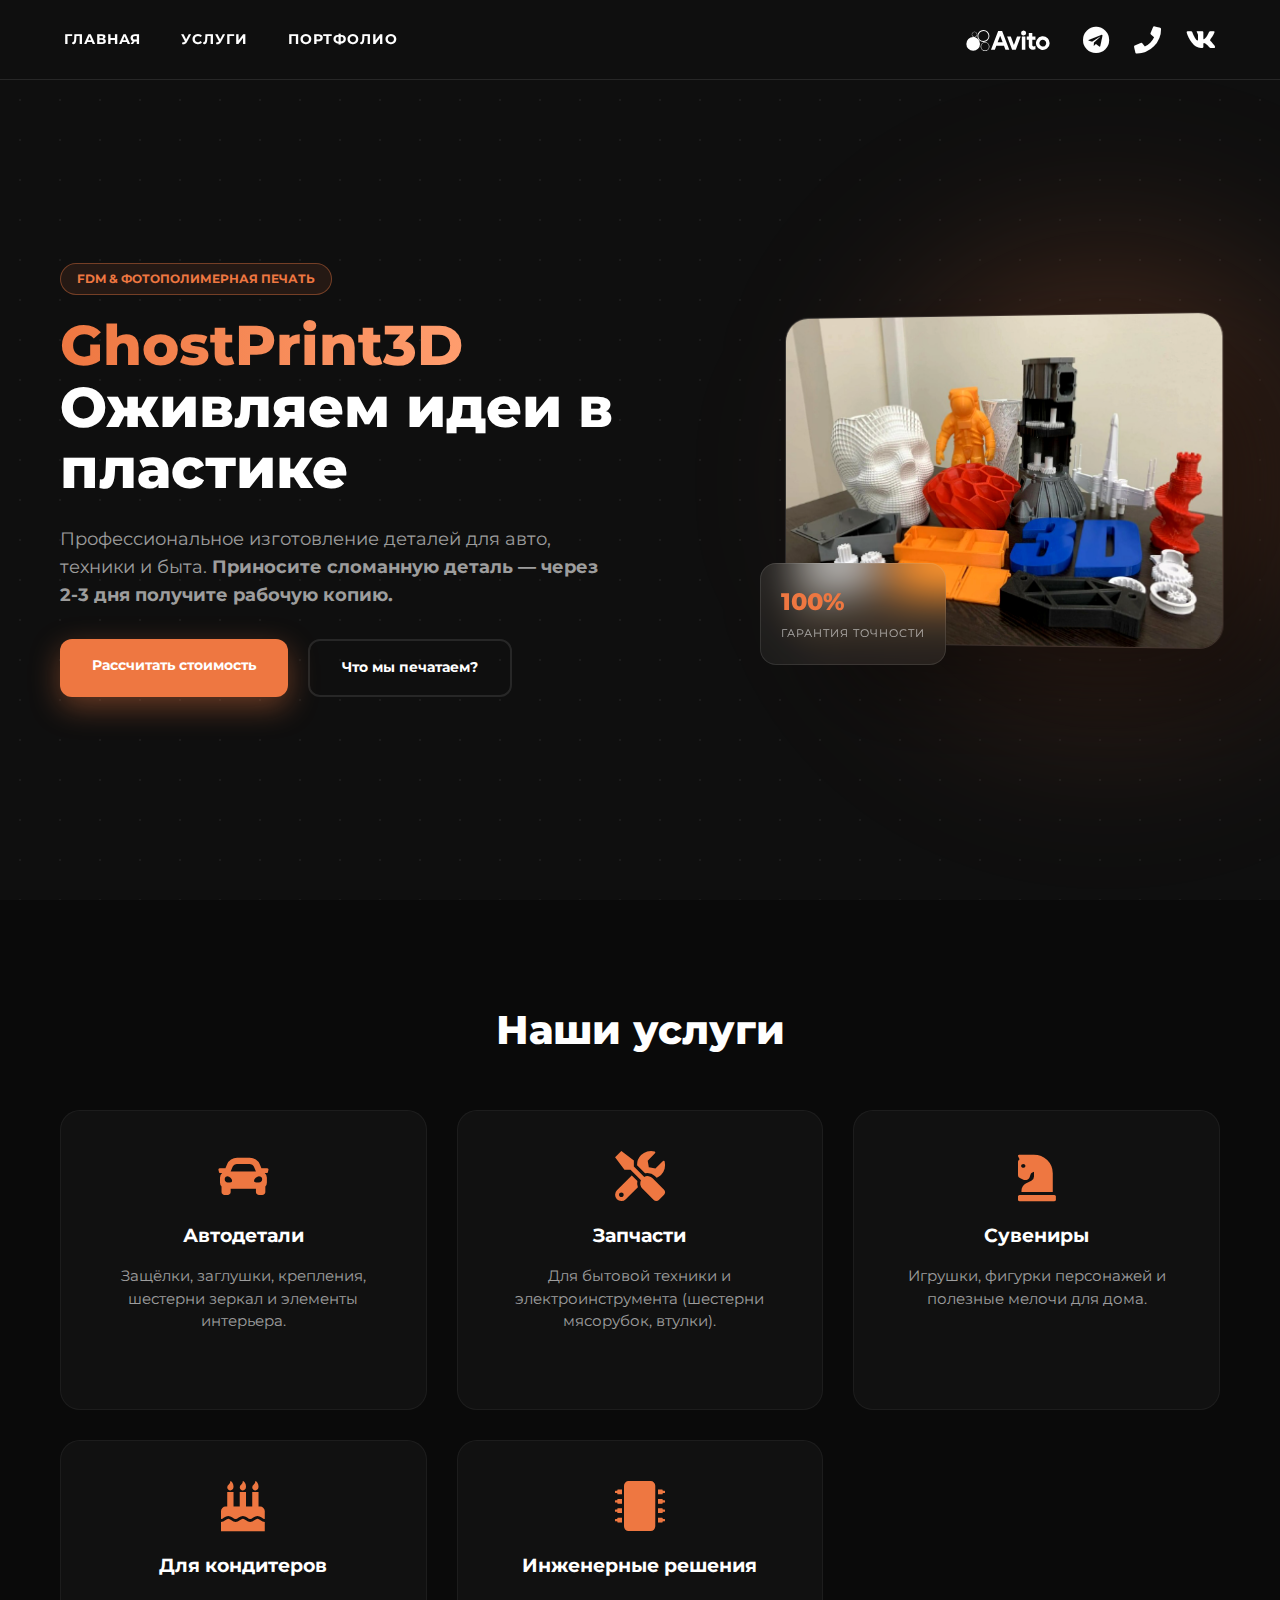
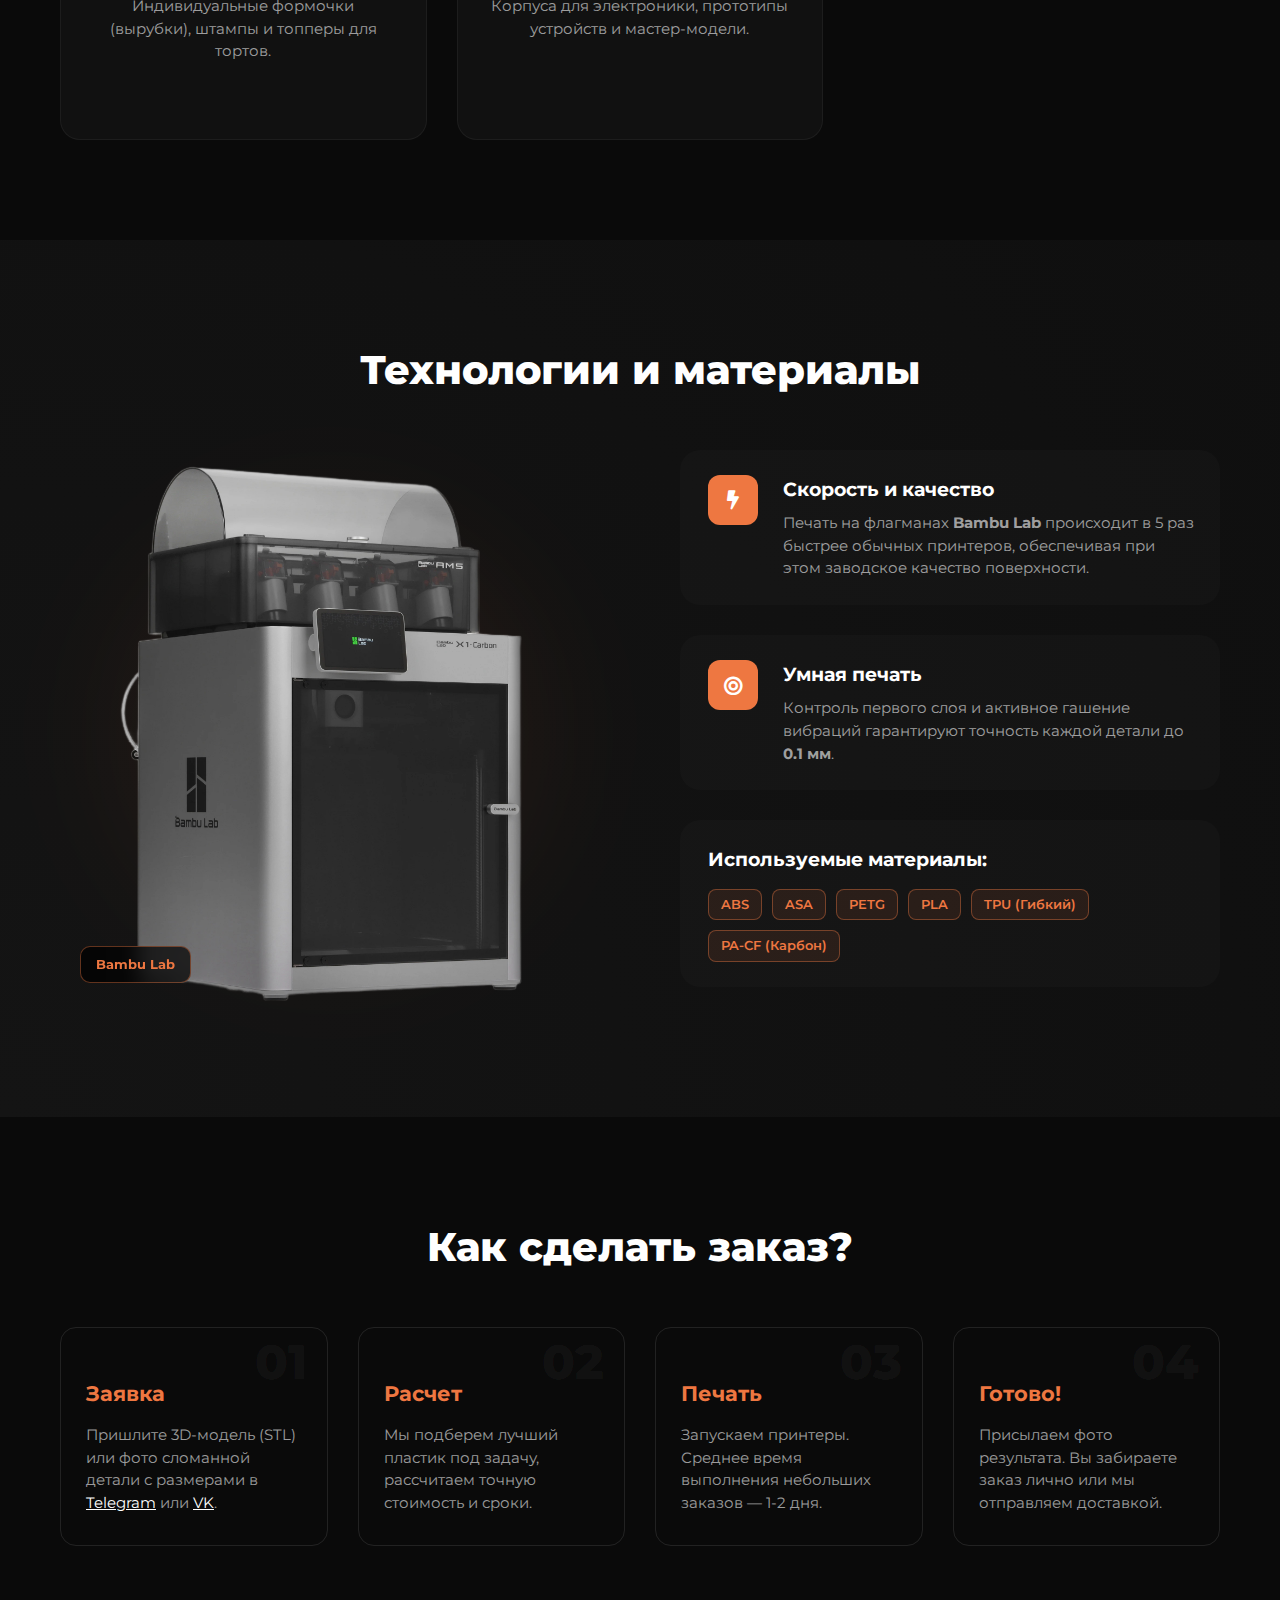
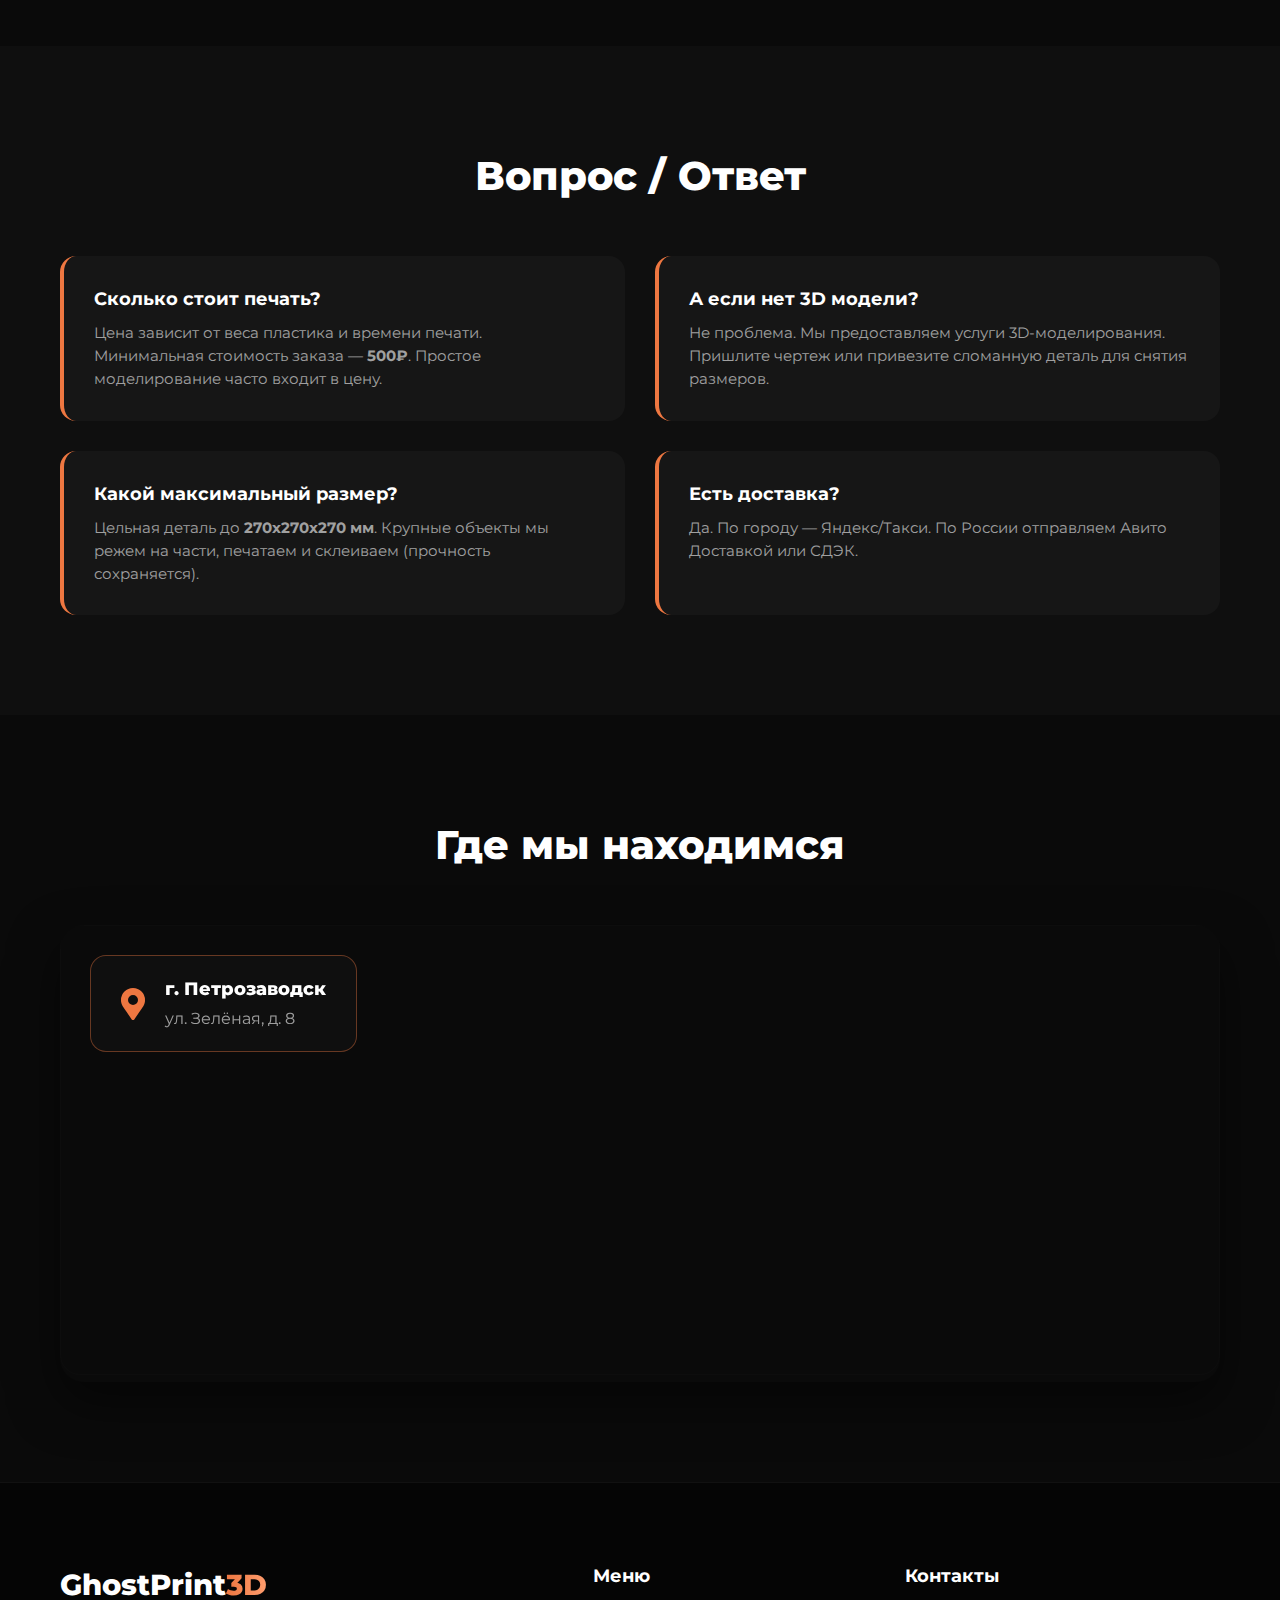
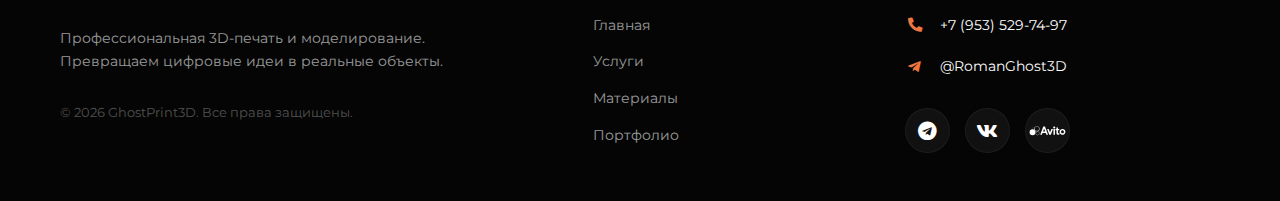
<file: index.html>
<!DOCTYPE html>
<html lang="ru">

<head>
    <meta charset="UTF-8">
    <meta name="viewport" content="width=device-width, initial-scale=1.0">
    <meta name="description"
        content="Услуги 3D печати GhostPrint3D. Изготовление деталей, шестеренок, сувениров. Печать на Bambu Lab.">

    <link rel="stylesheet" href="index.css">

    <link rel="stylesheet" href="https://cdnjs.cloudflare.com/ajax/libs/font-awesome/5.15.3/css/all.min.css">
    <link rel="preconnect" href="https://fonts.googleapis.com">
    <link rel="preconnect" href="https://fonts.gstatic.com" crossorigin>
    <link href="https://fonts.googleapis.com/css2?family=Montserrat:ital,wght@0,100..900;1,100..900&display=swap"
        rel="stylesheet">

    <title>GhostPrint3D | Услуги 3D-Печати</title>
</head>

<body>

    <header class="header">
        <nav class="nav-links">
            <a href="#hero">Главная</a>
            <a href="#services">Услуги</a>
            <a href="portfolio.html">Портфолио</a>
        </nav>

        <div class="social-links">
            <a class="social1"
                href="https://www.avito.ru/petrozavodsk/predlozheniya_uslug/3d_pechat_na_fdm_printere_3226947108"
                target="_blank" title="Мы на Авито">
                <span class="cbi--avito"></span>
            </a>
            <a class="social2" href="https://t.me/RomanGhost3D" target="_blank" title="Telegram">
                <i class="fab fa-telegram"></i>
            </a>
            <a class="social3" href="tel:+79535297497" title="Позвонить">
                <i class="fa fa-phone"></i>
            </a>
            <a class="social4" href="https://vk.com/ghostprint3d" target="_blank" title="ВКонтакте">
                <i class="fab fa-vk"></i>
            </a>
        </div>
    </header>

    <main>
        <section class="hero" id="hero">
            <div class="hero-grid"></div>
            <div class="hero-glow"></div>

            <div class="hero-container">
                <div class="hero-content">
                    <div class="hero-badge">FDM & Фотополимерная печать</div>

                    <h1 class="hero-title">
                        <span class="accent-text">GhostPrint3D</span> <br>
                        Оживляем идеи в пластике
                    </h1>

                    <p class="hero-subtitle">
                        Профессиональное изготовление деталей для авто, техники и быта.
                        <strong>Приносите сломанную деталь — через 2-3 дня получите рабочую копию.</strong>
                    </p>

                    <div class="hero-actions">
                        <a href="https://vk.com/ghostprint3d" class="btn btn-primary">Рассчитать стоимость</a>
                        <a href="#services" class="btn btn-outline">Что мы печатаем?</a>
                    </div>
                </div>

                <div class="hero-visual">
                    <div class="image-card">
                        <img src="img1.jpg" alt="3D Printing Process" class="hero-img">
                    </div>
                    <div class="floating-stats">
                        <span class="stats-num">100%</span>
                        <span class="stats-text">Гарантия точности</span>
                    </div>
                </div>
            </div>
        </section>

        <section class="services" id="services">
            <div class="container">
                <h2 class="section-title">Наши услуги</h2>
                <div class="services-grid">
                    <div class="service-card">
                        <i class="fas fa-car"></i>
                        <h3>Автодетали</h3>
                        <p>Защёлки, заглушки, крепления, шестерни зеркал и элементы интерьера.</p>
                    </div>
                    <div class="service-card">
                        <i class="fas fa-tools"></i>
                        <h3>Запчасти</h3>
                        <p>Для бытовой техники и электроинструмента (шестерни мясорубок, втулки).</p>
                    </div>
                    <div class="service-card">
                        <i class="fas fa-chess-knight"></i>
                        <h3>Сувениры</h3>
                        <p>Игрушки, фигурки персонажей и полезные мелочи для дома.</p>
                    </div>
                    <div class="service-card">
                        <i class="fas fa-birthday-cake"></i>
                        <h3>Для кондитеров</h3>
                        <p>Индивидуальные формочки (вырубки), штампы и топперы для тортов.</p>
                    </div>
                    <div class="service-card highlight">
                        <i class="fas fa-microchip"></i>
                        <h3>Инженерные решения</h3>
                        <p>Корпуса для электроники, прототипы устройств и мастер-модели.</p>
                    </div>
                </div>
            </div>
        </section>

        <section class="advantages" id="advantages">
            <div class="container">
                <h2 class="section-title">Технологии и материалы</h2>

                <div class="advantages-wrapper">
                    <div class="printer-visual">
                        <div class="printer-card">
                            <img src="9pl8tgx3ghsbpha680cuhrp4qyqv3xtb.png" alt="Bambu Lab" class="printer-img">
                            <div class="printer-badge">Bambu Lab</div>
                        </div>
                        <div class="glow-sphere"></div>
                    </div>

                    <div class="advantages-content">
                        <div class="adv-item">
                            <div class="adv-icon-box"><i class="fas fa-bolt"></i></div>
                            <div class="adv-text">
                                <h3>Скорость и качество</h3>
                                <p>Печать на флагманах <strong>Bambu Lab</strong> происходит в 5 раз быстрее обычных
                                    принтеров, обеспечивая при этом заводское качество поверхности.</p>
                            </div>
                        </div>

                        <div class="adv-item">
                            <div class="adv-icon-box"><i class="fas fa-bullseye"></i></div>
                            <div class="adv-text">
                                <h3>Умная печать</h3>
                                <p>Контроль первого слоя и активное гашение вибраций гарантируют точность каждой детали
                                    до <strong>0.1 мм</strong>.</p>
                            </div>
                        </div>

                        <div class="adv-item">
                            <div class="adv-text materials-block">
                                <h3>Используемые материалы:</h3>
                                <div class="tags">
                                    <span>ABS</span> <span>ASA</span> <span>PETG</span>
                                    <span>PLA</span> <span>TPU (Гибкий)</span> <span>PA-CF (Карбон)</span>
                                </div>
                            </div>
                        </div>
                    </div>
                </div>
            </div>
        </section>

        <section class="how-it-works">
            <div class="container">
                <h2 class="section-title">Как сделать заказ?</h2>
                <div class="steps-grid">
                    <div class="step-card">
                        <div class="step-number">01</div>
                        <h3>Заявка</h3>
                        <p>Пришлите 3D-модель (STL) или фото сломанной детали с размерами в <a
                                href="https://t.me/RomanGhost3D">Telegram</a> или <a
                                href="https://vk.com/ghostprint3d">VK</a>.</p>
                    </div>
                    <div class="step-card">
                        <div class="step-number">02</div>
                        <h3>Расчет</h3>
                        <p>Мы подберем лучший пластик под задачу, рассчитаем точную стоимость и сроки.</p>
                    </div>
                    <div class="step-card">
                        <div class="step-number">03</div>
                        <h3>Печать</h3>
                        <p>Запускаем принтеры. Среднее время выполнения небольших заказов — 1-2 дня.</p>
                    </div>
                    <div class="step-card">
                        <div class="step-number">04</div>
                        <h3>Готово!</h3>
                        <p>Присылаем фото результата. Вы забираете заказ лично или мы отправляем доставкой.</p>
                    </div>
                </div>
            </div>
        </section>

        <section class="faq">
            <div class="container">
                <h2 class="section-title">Вопрос / Ответ</h2>
                <div class="faq-grid">
                    <div class="faq-item">
                        <h3>Сколько стоит печать?</h3>
                        <p>Цена зависит от веса пластика и времени печати. Минимальная стоимость заказа —
                            <strong>500₽</strong>. Простое моделирование часто входит в цену.
                        </p>
                    </div>
                    <div class="faq-item">
                        <h3>А если нет 3D модели?</h3>
                        <p>Не проблема. Мы предоставляем услуги 3D-моделирования. Пришлите чертеж или привезите
                            сломанную деталь для снятия размеров.</p>
                    </div>
                    <div class="faq-item">
                        <h3>Какой максимальный размер?</h3>
                        <p>Цельная деталь до <strong>270х270х270 мм</strong>. Крупные объекты мы режем на части,
                            печатаем и склеиваем (прочность сохраняется).</p>
                    </div>
                    <div class="faq-item">
                        <h3>Есть доставка?</h3>
                        <p>Да. По городу — Яндекс/Такси. По России отправляем Авито Доставкой
                            или СДЭК.</p>
                    </div>
                </div>
            </div>
        </section>



        <section class="location" id="location">
            <div class="container">
                <h2 class="section-title">Где мы находимся</h2>
                <div class="map-wrapper">
                    <iframe
                        src="https://yandex.ru/map-widget/v1/?ll=34.354178%2C61.768641&mode=search&ol=geo&ouri=ymapsbm1%3A%2F%2Fgeo%3Fdata%3DCgg1NjY2NTM5NBIy0KDQvtGB0YHQuNGPLCDQmtCw0YDQtdC70LjRjywg0J_QtdGC0YDQvtC30LDQstC90LTRgdC6LCDQp9C10YDQvdGP0YXQvtCy0YHQutC-0LPQviDRgNCw0LnQvtC9LCDQl9C10LvRkdC90LDRjyDRg9C70LjRhtCwLCA4IgoNuy9XQhX5YVpC&z=17&text=Петрозаводск, Зелёная улица, 8"
                        width="100%" height="450" frameborder="0" allowfullscreen="true"
                        style="position:relative; border-radius: 20px; border: 1px solid rgba(255, 255, 255, 0.1);">
                    </iframe>

                    <div class="address-card">
                        <i class="fas fa-map-marker-alt"></i>
                        <div class="address-text">
                            <p>г. Петрозаводск</p>
                            <p>ул. Зелёная, д. 8</p>
                        </div>
                    </div>
                </div>
            </div>
        </section>

    </main>

    <footer class="footer">
        <div class="container">
            <div class="footer-grid">
                <div class="footer-brand">
                    <h2 class="footer-logo">GhostPrint<span class="accent-text">3D</span></h2>
                    <p class="footer-desc">
                        Профессиональная 3D-печать и моделирование.
                        Превращаем цифровые идеи в реальные объекты.
                    </p>
                    <div class="footer-copyright">
                        &copy; 2026 GhostPrint3D. Все права защищены.
                    </div>
                </div>

                <div class="footer-nav">
                    <h3>Меню</h3>
                    <ul>
                        <li><a href="#hero">Главная</a></li>
                        <li><a href="#services">Услуги</a></li>
                        <li><a href="#advantages">Материалы</a></li>
                        <li><a href="portfolio.html">Портфолио</a></li>
                    </ul>
                </div>

                <div class="footer-contacts">
                    <h3>Контакты</h3>
                    <div class="contact-item">
                        <i class="fas fa-phone-alt"></i>
                        <a href="tel:+79535297497">+7 (953) 529-74-97</a>
                    </div>
                    <div class="contact-item">
                        <i class="fab fa-telegram-plane"></i>
                        <a href="https://t.me/RomanGhost3D" target="_blank">@RomanGhost3D</a>
                    </div>

                    <div class="footer-socials">
                        <a href="https://t.me/RomanGhost3D" target="_blank"><i class="fab fa-telegram"></i></a>
                        <a href="https://vk.com/ghostprint3d" target="_blank"><i class="fab fa-vk"></i></a>
                        <a class="social1"
                            href="https://www.avito.ru/petrozavodsk/predlozheniya_uslug/3d_pechat_na_fdm_printere_3226947108"
                            target="_blank" title="Мы на Авито">
                            <span class="cbi--avito"></span>
                        </a>
                    </div>
                </div>
            </div>
        </div>
    </footer>

</body>


</html>
</file>
<file: index.css>
/* --- VARIABLES & RESET --- */
:root {
    --primary: rgb(238, 119, 65);
    --primary-glow: rgba(238, 119, 65, 0.4);
    --bg: #0f0f0f;
    --card-bg: rgba(255, 255, 255, 0.03);
    --text: #ffffff;
    --text-dim: rgba(255, 255, 255, 0.6);
    --transition: all 0.4s cubic-bezier(0.165, 0.84, 0.44, 1);
}

* {
    margin: 0;
    padding: 0;
    box-sizing: border-box;
    scroll-behavior: smooth;
}

body {
    background-color: var(--bg);
    color: var(--text);
    font-family: 'Montserrat', sans-serif;
    line-height: 1.5;
    overflow-x: hidden;
}

.container {
    max-width: 1200px;
    margin: 0 auto;
    padding: 0 20px;
}

/* --- HEADER --- */
.header {
    width: 100%;
    height: 80px;
    display: flex;
    justify-content: space-between;
    align-items: center;
    padding: 0 5%;
    position: fixed;
    top: 0;
    left: 0;
    background: rgba(15, 15, 15, 0.9);
    backdrop-filter: blur(10px);
    border-bottom: 1px solid rgba(255, 255, 255, 0.1);
    z-index: 1000;
}

.nav-links {
    display: flex;
    gap: 40px;
}

.nav-links a {
    color: white;
    text-decoration: none;
    transition: 0.3s;
    font-size: 0.9rem;
    text-transform: uppercase;
    letter-spacing: 1px;
    font-weight: 700;
}

.nav-links a:hover {
    color: var(--primary);
    transform: translateY(-2px);
}

.social-links {
    display: flex;
    align-items: center;
    gap: 25px;
}

.social-links a {
    color: white;
    font-size: 27px;
    transition: 0.3s;
    display: flex;
    align-items: center;
    text-decoration: none;
}

.social-links a:hover {
    color: var(--primary);
    transform: translateY(-3px);
}

/* Иконка Avito для шапки */
.cbi--avito {
    display: inline-block;
    width: 100px;
    height: 100px;
    --svg: url("data:image/svg+xml,%3Csvg xmlns='http://www.w3.org/2000/svg' viewBox='0 0 24 24'%3E%3Cpath fill='%23000' d='M6.1 12.485a1.442 1.442 0 1 0-1.441-1.442A1.443 1.443 0 0 0 6.1 12.485m0-2.67a1.227 1.227 0 1 1-1.227 1.228A1.23 1.23 0 0 1 6.1 9.816m-2.145 1.498a.641.641 0 1 0-.64-.641a.64.64 0 0 0 .64.64m0-1.228a.587.587 0 1 1-.587.587a.59.59 0 0 1 .587-.587m2.533 2.44a1.059 1.059 0 1 0 1.059 1.058a1.06 1.06 0 0 0-1.059-1.058m0 1.983a.925.925 0 1 1 .925-.925a.925.925 0 0 1-.925.925m-1.206-1.559a1.64 1.64 0 0 1-1.641 1.641A1.64 1.64 0 0 1 2 12.949a1.64 1.64 0 0 1 1.641-1.641a1.64 1.64 0 0 1 1.641 1.641m10.04-1.785h.842v3.168h-.842zm1.035-.853a.614.614 0 0 1-.602.626a.614.614 0 0 1-.626-.603a.614.614 0 0 1 .603-.625a.614.614 0 0 1 .625.602m1.476.012h-.842v.84H16.5v.758h.492v1.349a.95.95 0 0 0 1.014 1.09a1.5 1.5 0 0 0 .585-.113v-.785a1 1 0 0 1-.314.058a.387.387 0 0 1-.443-.442V11.92h.757v-.757h-.757zm-6.05.84l1.206 3.17h.877l1.185-3.17h-.885l-.749 2.007l-.75-2.006zm9.737.429a1.641 1.641 0 1 0 .48 1.16a1.64 1.64 0 0 0-.48-1.16m-.42 1.463a.8.8 0 1 1-.433-1.045a.8.8 0 0 1 .493.739a.8.8 0 0 1-.06.306M9.642 9.823l-1.726 4.51h.928l.356-.941h1.832l.357.942h.92l-1.719-4.51Zm-.126 2.74l.6-1.587l.6 1.587z'/%3E%3C/svg%3E");
    background-color: currentColor;
    -webkit-mask: var(--svg) no-repeat center / contain;
    mask: var(--svg) no-repeat center / contain;
}

/* --- HERO SECTION --- */
.hero {
    position: relative;
    padding: 160px 0 100px;
    min-height: 100vh;
    display: flex;
    align-items: center;
    overflow: hidden;
}

.hero-grid {
    position: absolute;
    top: 0;
    left: 0;
    width: 100%;
    height: 100%;
    background-image: radial-gradient(rgba(255, 255, 255, 0.05) 1px, transparent 1px);
    background-size: 40px 40px;
    z-index: -2;
}

.hero-glow {
    position: absolute;
    top: 20%;
    right: -10%;
    width: 600px;
    height: 600px;
    background: radial-gradient(circle, var(--primary-glow) 0%, transparent 70%);
    filter: blur(80px);
    z-index: -1;
}

.hero-container {
    max-width: 1200px;
    margin: 0 auto;
    padding: 0 20px;
    display: grid;
    grid-template-columns: 1.2fr 0.8fr;
    gap: 60px;
    align-items: center;
}

.hero-badge {
    background: rgba(238, 119, 65, 0.1);
    color: var(--primary);
    padding: 6px 16px;
    border-radius: 30px;
    font-size: 0.75rem;
    font-weight: 700;
    text-transform: uppercase;
    display: inline-block;
    margin-bottom: 20px;
    border: 1px solid var(--primary-glow);
}

.hero-title {
    font-size: 3.5rem;
    line-height: 1.1;
    font-weight: 800;
    margin-bottom: 25px;
}

.accent-text {
    color: var(--primary);
    background: linear-gradient(90deg, var(--primary), #ff9d6e);
    -webkit-background-clip: text;
    -webkit-text-fill-color: transparent;
}

.hero-subtitle {
    font-size: 1.1rem;
    color: var(--text-dim);
    margin-bottom: 30px;
    max-width: 550px;
    line-height: 1.6;
}

.hero-actions {
    display: flex;
    gap: 20px;
}

.btn {
    padding: 16px 32px;
    border-radius: 12px;
    text-decoration: none;
    font-weight: 700;
    font-size: 0.9rem;
    transition: var(--transition);
    text-align: center;
}

.btn-primary {
    background: var(--primary);
    color: white;
    box-shadow: 0 10px 30px var(--primary-glow);
}

.btn-primary:hover {
    transform: translateY(-3px);
    box-shadow: 0 15px 40px var(--primary-glow);
}

.btn-outline {
    border: 2px solid rgba(255, 255, 255, 0.1);
    color: white;
}

.btn-outline:hover {
    background: rgba(255, 255, 255, 0.05);
    border-color: white;
}

/* Hero Visual */
.hero-visual {
    position: relative;
}

.image-card {
    position: relative;
    border-radius: 24px;
    overflow: hidden;
    transform: perspective(1000px) rotateY(-5deg);
    box-shadow: 50px 50px 100px rgba(0, 0, 0, 0.5);
    border: 1px solid rgba(255, 255, 255, 0.1);
}

.hero-img {
    width: 100%;
    display: block;
    filter: contrast(1.1);
}

.floating-stats {
    position: absolute;
    bottom: -20px;
    left: -20px;
    background: rgba(255, 255, 255, 0.05);
    backdrop-filter: blur(20px);
    padding: 20px;
    border-radius: 16px;
    border: 1px solid rgba(255, 255, 255, 0.1);
    animation: float 4s ease-in-out infinite;
}

.stats-num {
    display: block;
    font-size: 1.5rem;
    font-weight: 800;
    color: var(--primary);
}

.stats-text {
    font-size: 0.7rem;
    text-transform: uppercase;
    letter-spacing: 1px;
    color: var(--text-dim);
}

@keyframes float {

    0%,
    100% {
        transform: translateY(0);
    }

    50% {
        transform: translateY(-15px);
    }
}

/* --- SERVICES SECTION --- */
.services {
    padding: 100px 0;
    background: #0a0a0a;
}

.section-title {
    font-size: 2.5rem;
    text-align: center;
    margin-bottom: 50px;
    font-weight: 800;
    color: white;
}

.services-grid {
    display: grid;
    grid-template-columns: repeat(auto-fit, minmax(280px, 1fr));
    gap: 30px;
}

.service-card {
    background: var(--card-bg);
    padding: 40px 30px;
    border-radius: 20px;
    border: 1px solid rgba(255, 255, 255, 0.05);
    transition: var(--transition);
    text-align: center;
    height: 300px;
}

.service-card i {
    font-size: 50px;
    color: var(--primary);
    margin-bottom: 20px;
}

.service-card h3 {
    margin-bottom: 15px;
    font-size: 1.2rem;
    color: white;
}

.service-card p {
    color: var(--text-dim);
    font-size: 0.95rem;
}

.service-card:hover {
    transform: translateY(-10px);
    background: rgba(255, 255, 255, 0.07);
    border-color: var(--primary-glow);
}

/* --- ADVANTAGES (BAMBU LAB) SECTION --- */
.advantages {
    padding: 100px 0;
    background: radial-gradient(circle at bottom left, #141414, var(--bg));
    position: relative;
    overflow: hidden;
}

.advantages-wrapper {
    display: grid;
    grid-template-columns: 1fr 1fr;
    gap: 80px;
    align-items: center;
}

.printer-visual {
    position: relative;
    display: flex;
    justify-content: center;
}

.printer-card {
    position: relative;
    z-index: 2;
    border-radius: 30px;
    overflow: hidden;
}

.printer-img {
    width: 100%;
    display: block;
    transition: var(--transition);
}

.printer-card:hover .printer-img {
    transform: scale(1.03);
}

.printer-badge {
    position: absolute;
    bottom: 20px;
    left: 20px;
    background: rgba(0, 0, 0, 0.7);
    backdrop-filter: blur(10px);
    padding: 8px 15px;
    border-radius: 10px;
    font-size: 0.8rem;
    font-weight: 700;
    color: var(--primary);
    border: 1px solid var(--primary-glow);
}

.glow-sphere {
    position: absolute;
    width: 100%;
    height: 100%;
    background: radial-gradient(circle, var(--primary-glow) 0%, transparent 70%);
    filter: blur(60px);
    z-index: 1;
    opacity: 0.4;
}

.adv-item {
    display: flex;
    gap: 25px;
    margin-bottom: 30px;
    padding: 25px;
    background: rgba(255, 255, 255, 0.02);
    border-radius: 20px;
    border-left: 3px solid transparent;
    transition: var(--transition);
}

.adv-item:hover {
    background: rgba(255, 255, 255, 0.05);
    border-left-color: var(--primary);
    transform: translateX(10px);
}

.adv-icon-box {
    width: 50px;
    height: 50px;
    background: var(--primary);
    border-radius: 12px;
    display: flex;
    align-items: center;
    justify-content: center;
    color: white;
    font-size: 1.2rem;
    flex-shrink: 0;
}

.adv-text h3 {
    margin-bottom: 8px;
    font-size: 1.2rem;
    color: white;
}

.adv-text p {
    color: var(--text-dim);
    font-size: 0.95rem;
}

.tags {
    display: flex;
    flex-wrap: wrap;
    gap: 10px;
    margin-top: 15px;
}

.tags span {
    background: rgba(238, 119, 65, 0.1);
    color: var(--primary);
    padding: 5px 12px;
    border-radius: 8px;
    font-size: 0.8rem;
    font-weight: 600;
    border: 1px solid var(--primary-glow);
}

/* --- HOW IT WORKS SECTION --- */
.how-it-works {
    padding: 100px 0;
    background: #0a0a0a;
}

.steps-grid {
    display: grid;
    grid-template-columns: repeat(auto-fit, minmax(240px, 1fr));
    gap: 30px;
}

.step-card {
    position: relative;
    padding: 30px 25px;
    background: transparent;
    border: 1px solid rgba(255, 255, 255, 0.1);
    border-radius: 16px;
    transition: var(--transition);
}

.step-card:hover {
    border-color: var(--primary);
    background: rgba(255, 255, 255, 0.02);
}

.step-number {
    font-size: 3rem;
    font-weight: 800;
    color: rgba(255, 255, 255, 0.05);
    position: absolute;
    top: 10px;
    right: 20px;
    line-height: 1;
}

.step-card h3 {
    margin-top: 20px;
    margin-bottom: 15px;
    color: var(--primary);
    font-size: 1.3rem;
}

.step-card p {
    color: var(--text-dim);
    font-size: 0.95rem;
}

.step-card a {
    color: white;
    text-decoration: underline;
}

/* --- FAQ SECTION --- */
.faq {
    padding: 100px 0;
    background: var(--bg);
}

.faq-grid {
    display: grid;
    grid-template-columns: repeat(auto-fit, minmax(400px, 1fr));
    gap: 30px;
}

.faq-item {
    background: var(--card-bg);
    padding: 30px;
    border-radius: 16px;
    border-left: 4px solid var(--primary);
    transition: var(--transition);
}

.faq-item:hover {
    transform: translateY(-5px);
}

.faq-item h3 {
    margin-bottom: 10px;
    font-size: 1.1rem;
    color: white;
}

.faq-item p {
    color: var(--text-dim);
    font-size: 0.95rem;
}

/* --- FOOTER --- */
.footer {
    background: #050505;
    padding: 80px 0 40px;
    border-top: 1px solid rgba(255, 255, 255, 0.05);
    font-size: 0.9rem;
}

.footer-grid {
    display: grid;
    grid-template-columns: 1.5fr 0.8fr 1fr;
    gap: 60px;
}

.footer-logo {
    font-size: 1.8rem;
    font-weight: 800;
    margin-bottom: 20px;
    color: white;
}

.footer-desc {
    color: var(--text-dim);
    margin-bottom: 30px;
    line-height: 1.6;
    max-width: 400px;
}

.footer-copyright {
    color: rgba(255, 255, 255, 0.3);
    font-size: 0.8rem;
}

.footer h3 {
    color: white;
    font-size: 1.1rem;
    margin-bottom: 25px;
    font-weight: 700;
}

.footer-nav ul {
    list-style: none;
}

.footer-nav li {
    margin-bottom: 15px;
}

.footer-nav a {
    color: var(--text-dim);
    text-decoration: none;
    transition: var(--transition);
}

.footer-nav a:hover {
    color: var(--primary);
    padding-left: 5px;
}

.contact-item {
    display: flex;
    align-items: center;
    gap: 15px;
    margin-bottom: 20px;
    color: var(--text-dim);
}

.contact-item i {
    color: var(--primary);
    width: 20px;
    text-align: center;
}

.contact-item a {
    color: white;
    text-decoration: none;
    transition: var(--transition);
}

.contact-item a:hover {
    color: var(--primary);
}

.footer-socials {
    display: flex;
    gap: 15px;
    margin-top: 30px;
}

.footer-socials a {
    width: 45px;
    height: 45px;
    background: rgba(255, 255, 255, 0.05);
    display: flex;
    align-items: center;
    justify-content: center;
    border-radius: 50%;
    color: white;
    text-decoration: none;
    transition: var(--transition);
    font-size: 1.2rem;
    border: 1px solid rgba(255, 255, 255, 0.05);
}

.footer-socials a:hover {
    background: var(--primary);
    border-color: var(--primary);
    transform: translateY(-3px);
    box-shadow: 0 5px 15px var(--primary-glow);
}

.cbi--avito-footer {
    display: inline-block;
    width: 20px;
    height: 20px;
    --svg: url("data:image/svg+xml,%3Csvg xmlns='http://www.w3.org/2000/svg' viewBox='0 0 24 24'%3E%3Cpath fill='%23000' d='M6.1 12.485a1.442 1.442 0 1 0-1.441-1.442A1.443 1.443 0 0 0 6.1 12.485m0-2.67a1.227 1.227 0 1 1-1.227 1.228A1.23 1.23 0 0 1 6.1 9.816m-2.145 1.498a.641.641 0 1 0-.64-.641a.64.64 0 0 0 .64.64m0-1.228a.587.587 0 1 1-.587.587a.59.59 0 0 1 .587-.587m2.533 2.44a1.059 1.059 0 1 0 1.059 1.058a1.06 1.06 0 0 0-1.059-1.058m0 1.983a.925.925 0 1 1 .925-.925a.925.925 0 0 1-.925.925m-1.206-1.559a1.64 1.64 0 0 1-1.641 1.641A1.64 1.64 0 0 1 2 12.949a1.64 1.64 0 0 1 1.641-1.641a1.64 1.64 0 0 1 1.641 1.641m10.04-1.785h.842v3.168h-.842zm1.035-.853a.614.614 0 0 1-.602.626a.614.614 0 0 1-.626-.603a.614.614 0 0 1 .603-.625a.614.614 0 0 1 .625.602m1.476.012h-.842v.84H16.5v.758h.492v1.349a.95.95 0 0 0 1.014 1.09a1.5 1.5 0 0 0 .585-.113v-.785a1 1 0 0 1-.314.058a.387.387 0 0 1-.443-.442V11.92h.757v-.757h-.757zm-6.05.84l1.206 3.17h.877l1.185-3.17h-.885l-.749 2.007l-.75-2.006zm9.737.429a1.641 1.641 0 1 0 .48 1.16a1.64 1.64 0 0 0-.48-1.16m-.42 1.463a.8.8 0 1 1-.433-1.045a.8.8 0 0 1 .493.739a.8.8 0 0 1-.06.306M9.642 9.823l-1.726 4.51h.928l.356-.941h1.832l.357.942h.92l-1.719-4.51Zm-.126 2.74l.6-1.587l.6 1.587z'/%3E%3C/svg%3E");
}




/* --- SECTION LOCATION --- */
.location {
    padding: 100px 0;
    background: #0a0a0a;
}

.map-wrapper {
    position: relative;
    border-radius: 24px;
    overflow: hidden;
    box-shadow: 0 20px 50px rgba(0, 0, 0, 0.5);
}

/* Эффект темной карты */
.map-wrapper iframe {
    filter: invert(90%) hue-rotate(180deg) brightness(95%) contrast(90%);
}

.address-card {
    position: absolute;
    top: 30px;
    left: 30px;
    background: rgba(15, 15, 15, 0.9);
    backdrop-filter: blur(10px);
    padding: 20px 30px;
    border-radius: 16px;
    border: 1px solid var(--primary-glow);
    display: flex;
    align-items: center;
    gap: 20px;
    z-index: 10;
}

.address-card i {
    font-size: 2rem;
    color: var(--primary);
}

.address-text p:first-child {
    font-weight: 800;
    font-size: 1.1rem;
    color: white;
    margin-bottom: 4px;
}

.address-text p:last-child {
    color: var(--text-dim);
    margin: 0;
}

/* Адаптивность для мобильных */
/* --- ADAPTIVE DESIGN (MOBILE OPTIMIZATION) --- */

@media (max-width: 992px) {

    .hero-container,
    .advantages-wrapper,
    .footer-grid {
        grid-template-columns: 1fr;
        gap: 40px;
    }

    .hero-title {
        font-size: 2.5rem;
    }

    .hero-visual {
        order: -1;
        /* Картинка принтера будет выше текста на планшетах */
    }
}

@media (max-width: 768px) {

    /* Header */
    .header {
        height: auto;
        padding: 15px 20px;
        flex-direction: column;
        gap: 15px;
    }

    .nav-links {
        gap: 20px;
    }

    .nav-links a {
        font-size: 0.8rem;
    }

    .social-links {
        gap: 20px;
    }

    /* Hero Section */
    .hero {
        padding: 140px 0 60px;
        text-align: center;
    }

    .hero-badge {
        font-size: 0.65rem;
    }

    .hero-title {
        font-size: 2rem;
    }

    .hero-subtitle {
        margin: 0 auto 30px;
    }

    .hero-actions {
        flex-direction: column;
        width: 100%;
    }

    .btn {
        width: 100%;
    }

    .image-card {
        transform: none;
        /* Убираем наклон для мобилок */
    }

    /* Services & Steps */
    .section-title {
        font-size: 1.8rem;
    }

    .services-grid,
    .steps-grid,
    .faq-grid {
        grid-template-columns: 1fr;
    }

    .service-card {
        height: auto;
    }

    /* FAQ */
    .faq-grid {
        grid-template-columns: 1fr;
    }

    /* Location / Map */
    .map-wrapper {
        display: flex;
        flex-direction: column;
    }

    .address-card {
        position: static;
        /* Выносим из-под карты вниз */
        margin: 20px;
        backdrop-filter: none;
        background: var(--card-bg);
    }

    .map-wrapper iframe {
        height: 300px;
    }

    /* Footer */
    .footer-grid {
        text-align: center;
    }

    .footer-brand,
    .footer-nav,
    .footer-contacts {
        display: flex;
        flex-direction: column;
        align-items: center;
    }

    .contact-item {
        justify-content: center;
    }

    .footer-socials {
        justify-content: center;
    }
}

/* Совсем маленькие экраны (iPhone SE и подобные) */
@media (max-width: 480px) {
    .hero-title {
        font-size: 1.6rem;
    }

    .stats-num {
        font-size: 1.1rem;
    }

    .cbi--avito {
        width: 70px;
        /* Уменьшаем гигантскую иконку Авито */
        height: 70px;
    }
}
</file>
